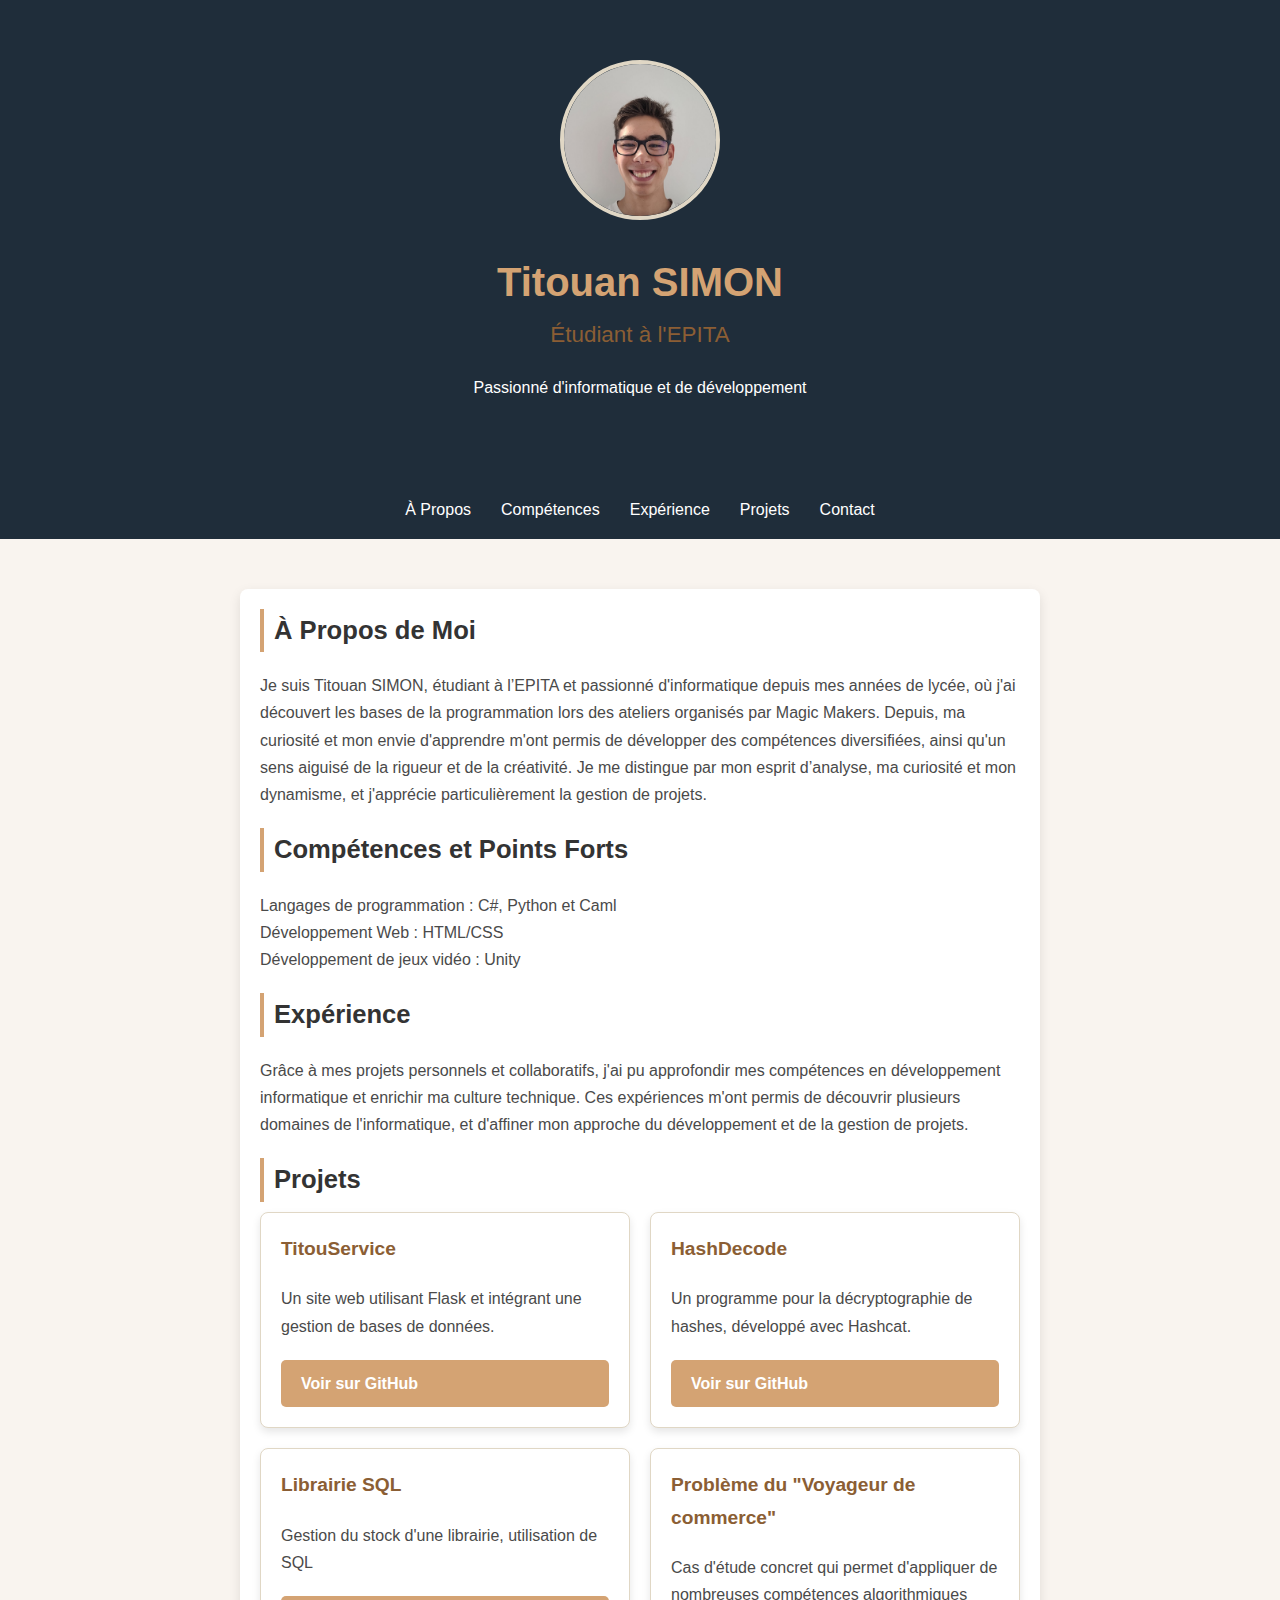
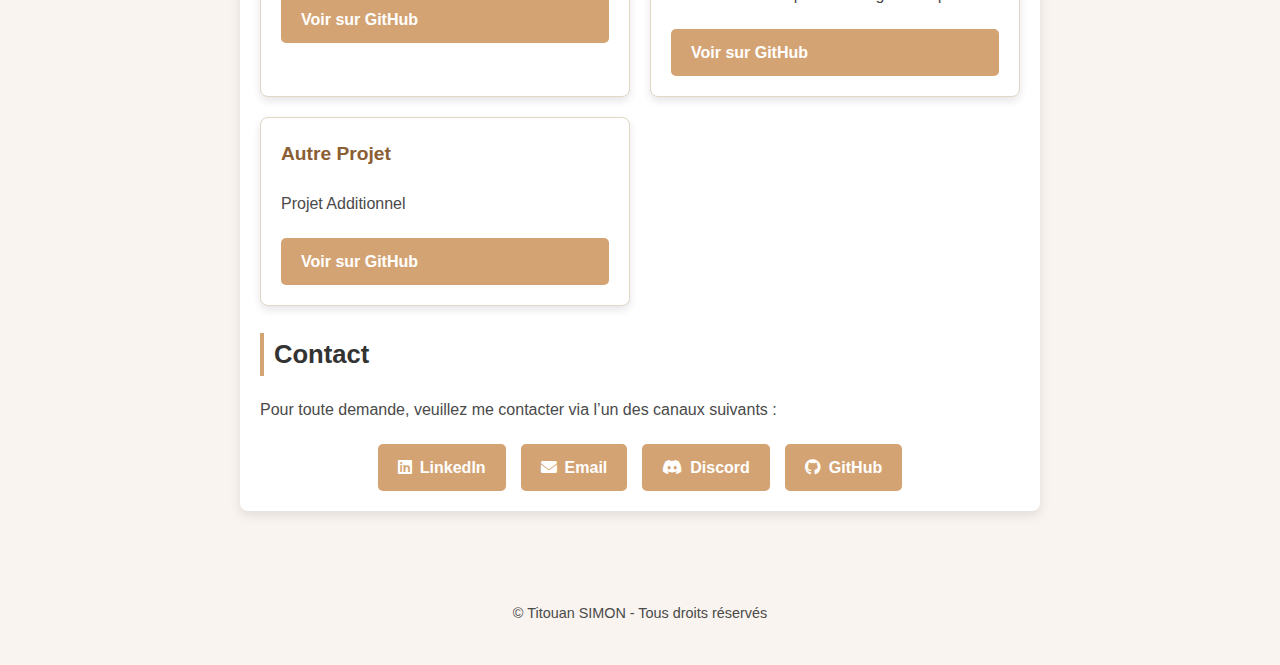
<file: index.html>
<!DOCTYPE html>
<html lang="fr">
<head>
    <meta charset="UTF-8">
    <meta name="viewport" content="width=device-width, initial-scale=1.0">
    <title>Profil de Titouan Simon</title>
    <link rel="stylesheet" href="..\static\css\style.css">
    <link rel="stylesheet" href="https://cdnjs.cloudflare.com/ajax/libs/font-awesome/6.0.0-beta3/css/all.min.css">

</head>
<body>

    <!-- En-tête -->
    <header>
        <div class="header-container">
            <!-- <img src="..\static\IMG\avatar.jpg" alt="Photo de Titouan" class="avatar"> -->
            <img src="..\static\IMG\avatar.jpg" alt="Photo de Titouan" class="avatar">
            <h1>Titouan SIMON</h1>
           <h2>Étudiant à l'EPITA</h2>
           <p>Passionné d'informatique et de développement</p>
        </div>
        <nav>
            <ul class="menu">
                <li><a href="#about">À Propos</a></li>
                <li><a href="#skills">Compétences</a></li>
                <li><a href="#experience">Expérience</a></li>
                <li><a href="#projects">Projets</a></li>
                <li><a href="#contact">Contact</a></li>
            </ul>
        </nav>
    </header>

    <main class="container">

        <!-- Section À Propos -->
        <section id="about" class="box">
            <h3>À Propos de Moi</h3>
            <p>Je suis Titouan SIMON, étudiant à l’EPITA et passionné d'informatique depuis mes années de lycée, où j'ai découvert les bases de la programmation lors des ateliers organisés par Magic Makers.
                Depuis, ma curiosité et mon envie d'apprendre m'ont permis de développer des compétences diversifiées, ainsi qu'un sens aiguisé de la rigueur et de la créativité.
                Je me distingue par mon esprit d’analyse, ma curiosité et mon dynamisme, et j'apprécie particulièrement la gestion de projets.</p>
        </section>

        <!-- Section Compétences -->
        <section id="skills" class="box">
            <h3>Compétences et Points Forts</h3>
            <p>
                Langages de programmation : C#, Python et Caml
                <br>Développement Web : HTML/CSS
                <br>Développement de jeux vidéo : Unity
            </p>
        </section>

        <!-- Section Expérience -->
        <section id="experience" class="box">
            <h3>Expérience</h3>
            <p>
                Grâce à mes projets personnels et collaboratifs, j'ai pu approfondir mes compétences en développement informatique et enrichir ma culture technique. Ces expériences m'ont permis de découvrir plusieurs domaines de l'informatique, et d'affiner mon approche du développement et de la gestion de projets.
            </p>
        </section>

        <!-- Section Projets -->
        <section id="projects" class="box">
            <h3>Projets</h3>
            <div class="projects-container">
                <div class="project-item">
                    <h4>TitouService</h4>
                    <p>Un site web utilisant Flask et intégrant une gestion de bases de données.</p>
                    <a href="https://github.com/titou4n/TService" target="_blank" class="button">Voir sur GitHub</a>
                </div>
                <div class="project-item">
                    <h4>HashDecode</h4>
                    <p>Un programme pour la décryptographie de hashes, développé avec Hashcat.</p>
                    <a href="https://github.com/ton-github/second-project" target="_blank" class="button">Voir sur GitHub</a>
                </div>
                <div class="project-item">
                    <h4>Librairie SQL</h4>
                    <p>Gestion du stock d'une librairie, utilisation de SQL</p>
                    <a href="https://github.com/titou4n/NSI_Projet_1_Librairie" target="_blank" class="button">Voir sur GitHub</a>
                </div>
                <div class="project-item">
                    <h4>Problème du "Voyageur de commerce"</h4>
                    <p>Cas d'étude concret qui permet d'appliquer de nombreuses compétences algorithmiques</p>
                    <a href="https://github.com/titou4n/NSI_Projet_2_Voyageur_de_Commerce" target="_blank" class="button">Voir sur GitHub</a>
                </div>
                <div class="project-item">
                    <h4>Autre Projet</h4>
                    <p>Projet Additionnel</p>
                    <a href="https://github.com/titou4n" target="_blank" class="button">Voir sur GitHub</a>
                </div>
            </div>
        </section>
        <br>
        <!-- Section Contact -->
        <section id="contact" class="box">
            <h3>Contact</h3>
            <p>Pour toute demande, veuillez me contacter via l’un des canaux suivants :</p>
            <div class="contact-options">
                <a href="https://www.linkedin.com/in/titouan-simon-14b6b2343" target="_blank" class="button">
                    <i class="fab fa-linkedin"></i> LinkedIn
                </a>
                <a href="mailto:titouan.simon.pro@gmail.com" class="button">
                    <i class="fas fa-envelope"></i> Email
                </a>
                <a href="https://discordapp.com/users/556179903146491908" target="_blank" class="button">
                    <i class="fab fa-discord"></i> Discord
                </a>
                <a href="https://github.com/titou4n/" target="_blank" class="button">
                    <i class="fab fa-github"></i> GitHub
                </a>
            </div>
        </section>

    </main>
    <footer>
        <p>&copy; Titouan SIMON - Tous droits réservés</p>
    </footer>
</body>
</html>
</file>
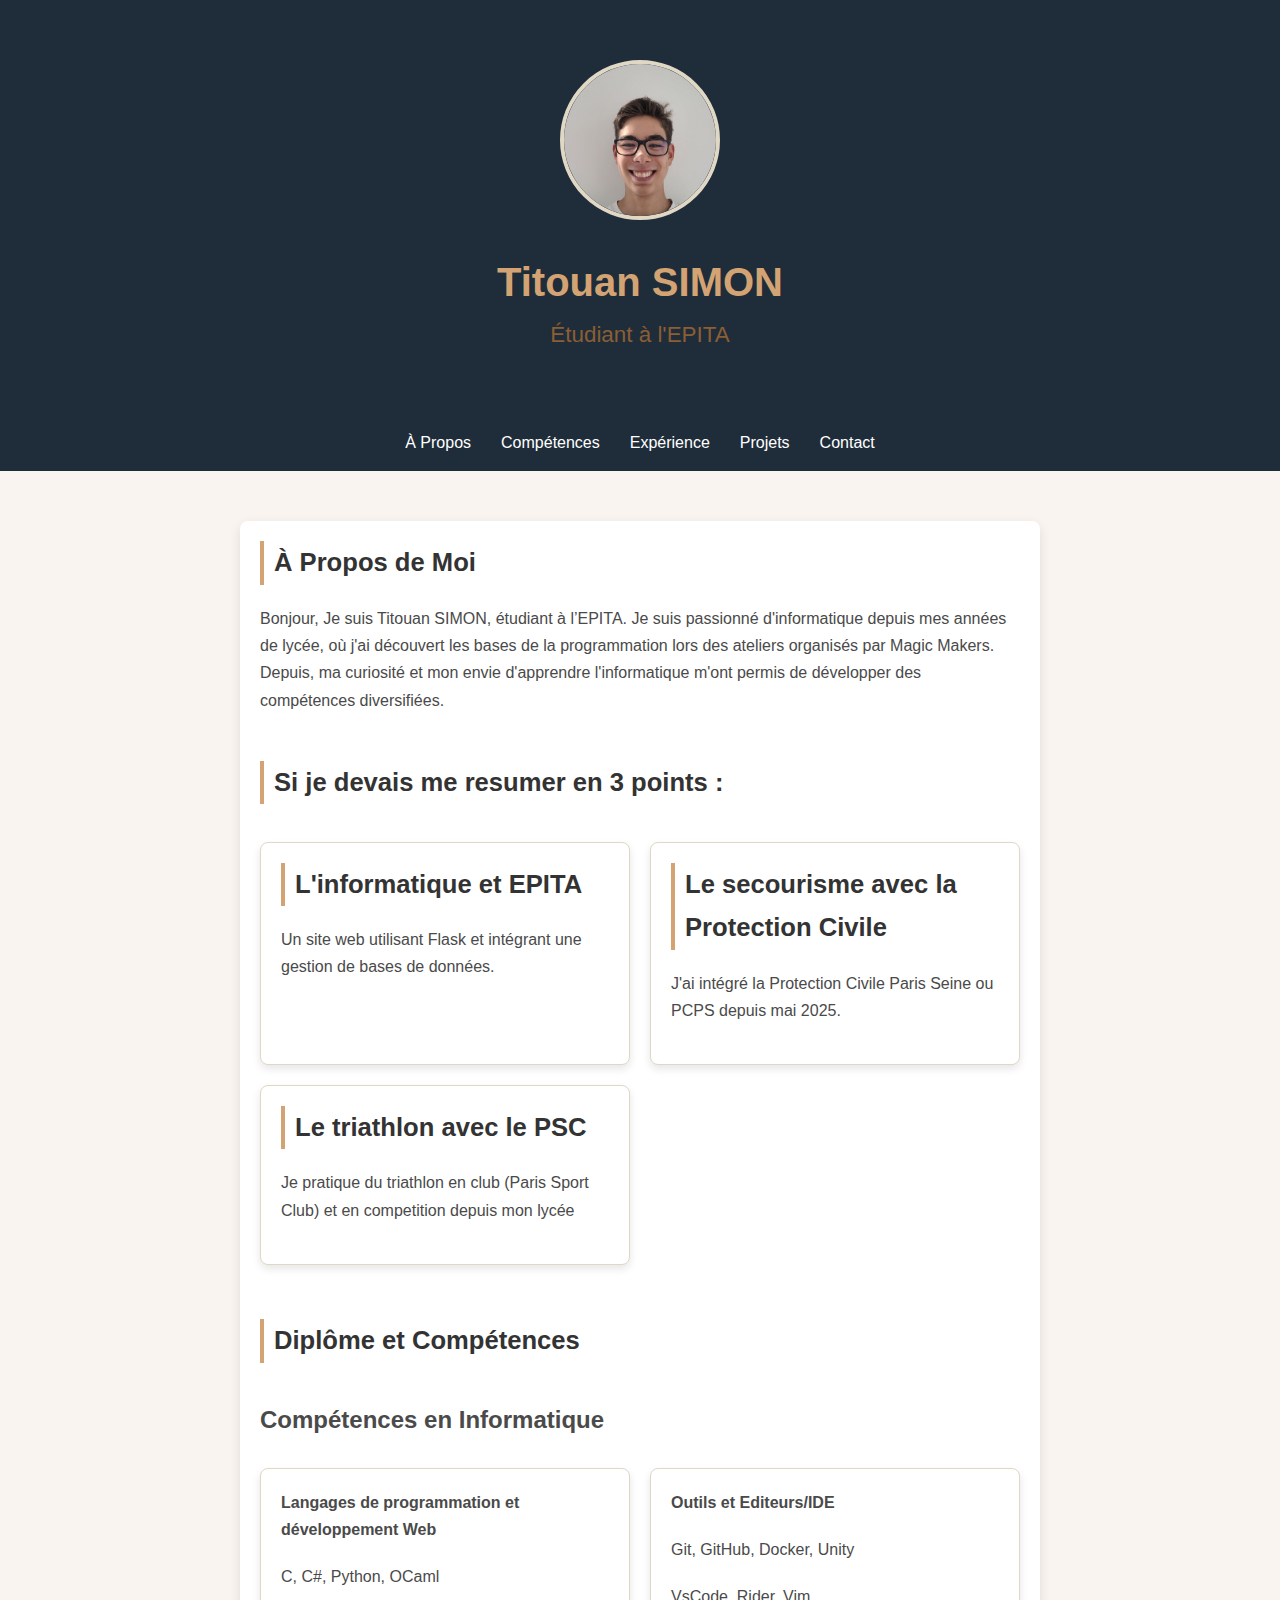
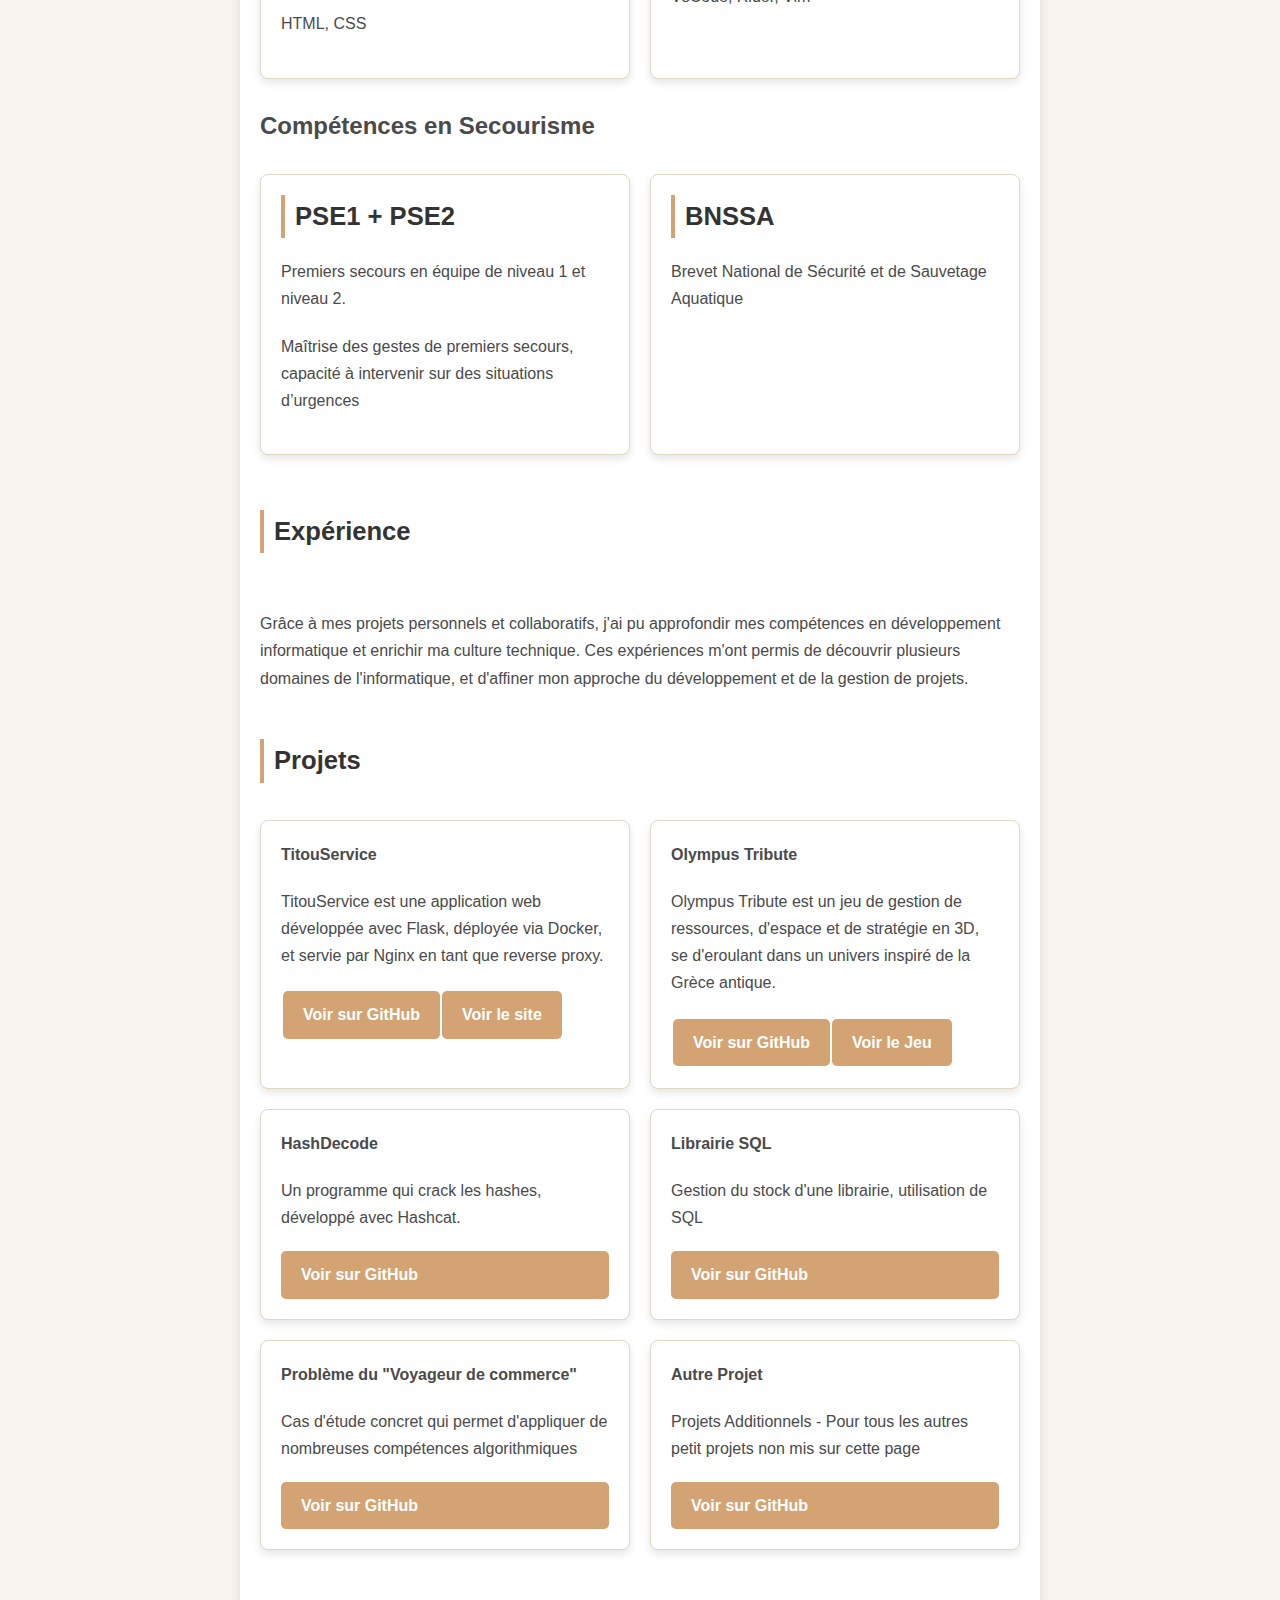
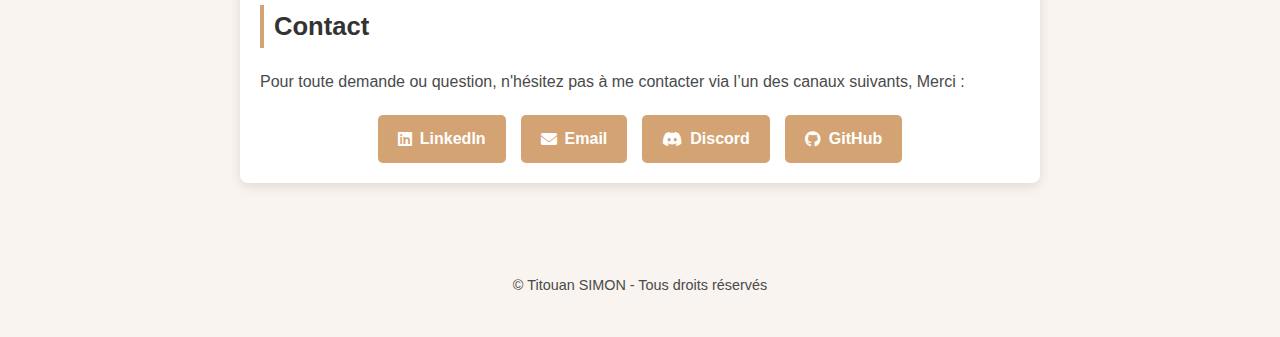
<file: index_v1.html>
<!DOCTYPE html>
<html lang="fr">
<head>
    <meta charset="UTF-8">
    <meta name="viewport" content="width=device-width, initial-scale=1.0">
    <title>Profil de Titouan Simon</title>
    <link rel="stylesheet" href="..\static\css\style_v1.css">
    <link rel="stylesheet" href="https://cdnjs.cloudflare.com/ajax/libs/font-awesome/6.0.0-beta3/css/all.min.css">

</head>
<body>

    <!-- En-tête -->
    <header>

        <div class="header-container">
            <img src="..\static\IMG\avatar.jpg" alt="Photo de Titouan" class="avatar">
            <h1>Titouan SIMON</h1>
           <h2>Étudiant à l'EPITA</h2>
        </div>

        <nav>
            <ul class="menu">
                <li><a href="#about">À Propos</a></li>
                <li><a href="#skills">Compétences</a></li>
                <li><a href="#experience">Expérience</a></li>
                <li><a href="#projects">Projets</a></li>
                <li><a href="#contact">Contact</a></li>
            </ul>
        </nav>

    </header>

    <main class="container">

        <!-- Section À Propos -->
        <section id="about" class="box">
            <h3>À Propos de Moi</h3>
            <p>Bonjour, Je suis Titouan SIMON, étudiant à l’EPITA. Je suis passionné d'informatique depuis mes années de lycée, où j'ai découvert les bases de la programmation lors des ateliers organisés par Magic Makers.
                Depuis, ma curiosité et mon envie d'apprendre l'informatique m'ont permis de développer des compétences diversifiées.
            </p>

            <br>
            <h3>Si je devais me resumer en 3 points :</h3>
            <br>
            <div class="about-container">

                <div class="about-item">
                    <h3>L'informatique et EPITA</h3>
                    <p>Un site web utilisant Flask et intégrant une gestion de bases de données.</p>
                </div>

                <div class="about-item">
                    <h3>Le secourisme avec la Protection Civile</h3>
                    <p>J'ai intégré la Protection Civile Paris Seine ou PCPS depuis mai 2025.</p>
                </div>

                <div class="about-item">
                    <h3>Le triathlon avec le PSC</h3>
                    <p>Je pratique du triathlon en club (Paris Sport Club) et en competition depuis mon lycée</p>
                </div>
            </div>        
        </section>

        <!-- Section Compétences -->
        <section id="skills" class="box">
            <br>
            <br>
            <h3>Diplôme et Compétences</h3>
            <br>
            <h2>Compétences en Informatique</h2>
            <br>
            <div class="skill-container">

                <div class="skill-item">
                    <h4>Langages de programmation et développement Web</h4>
                    <p>C, C#, Python, OCaml</p>
                    <p>HTML, CSS</p>
                </div>

                <div class="skill-item">
                    <h4>Outils et Editeurs/IDE</h4>
                    <p>Git, GitHub, Docker, Unity</p>
                    <p>VsCode, Rider, Vim</p>
                </div>
            </div>

            <br>
            <h2>Compétences en Secourisme</h2>
            <br>

            <div class="skill-container">
                <div class="skill-item">
                    <h3>PSE1 + PSE2</h3>
                    <p>Premiers secours en équipe de niveau 1 et niveau 2.</p>
                    <p>Maîtrise des gestes de premiers secours, capacité à intervenir sur des situations d’urgences</p>
                </div>

                <div class="skill-item">
                    <h3>BNSSA</h3>
                    <p>Brevet National de Sécurité et de Sauvetage Aquatique</p>
                </div>
            </div>
        </section>

        <br>
        <!-- Section Expérience -->
        <section id="experience" class="box">

            <div class="experience-item">
                <br>
                <h3>Expérience</h3>
                <br>
                <p>
                    Grâce à mes projets personnels et collaboratifs, j'ai pu approfondir mes compétences en développement informatique et enrichir ma culture technique. Ces expériences m'ont permis de découvrir plusieurs domaines de l'informatique, et d'affiner mon approche du développement et de la gestion de projets.
                </p>
            </div>
            
        </section>

        <!-- Section Projets -->
        <section id="projects" class="box">
            <br>
            <h3>Projets</h3>
            <br>
            <div class="projects-container">

                <div class="project-item">
                    <h4>TitouService</h4>
                    <p>TitouService est une application web développée avec Flask, déployée via Docker, et servie par Nginx en tant que reverse proxy. </p>
                    <table>
                        <tr>
                            <td><a href="https://github.com/titou4n/titouservice" class="button">Voir sur GitHub</a></td>
                            <td><a href="https://titouservice.ltjs.net" class="button">Voir le site</a></td>
                        </tr>
                    </table>
                </div>

                <div class="project-item">
                    <h4>Olympus Tribute</h4>
                    <p>Olympus Tribute est un jeu de gestion de ressources, d'espace et de stratégie en 3D, se d'eroulant dans un univers inspiré de la Grèce antique.</p>
                    <table>
                        <tr>
                            <td><a href="https://github.com/Olympus-Tribute/OlympusTributeUnity" class="button">Voir sur GitHub</a></td>
                            <td><a href="https://olympus-tribute.github.io/" class="button">Voir le Jeu</a></td>
                        </tr>
                    </table>
                </div>

                <div class="project-item">
                    <h4>HashDecode</h4>
                    <p>Un programme qui crack les hashes, développé avec Hashcat.</p>
                    <a href="https://github.com/titou4n/CrackHash" class="button">Voir sur GitHub</a>
                </div>

                <div class="project-item">
                    <h4>Librairie SQL</h4>
                    <p>Gestion du stock d'une librairie, utilisation de SQL</p>
                    <a href="https://github.com/titou4n/NSI_Projet_1_Librairie" class="button">Voir sur GitHub</a>
                </div>

                <div class="project-item">
                    <h4>Problème du "Voyageur de commerce"</h4>
                    <p>Cas d'étude concret qui permet d'appliquer de nombreuses compétences algorithmiques</p>
                    <a href="https://github.com/titou4n/NSI_Projet_2_Voyageur_de_Commerce" class="button">Voir sur GitHub</a>
                </div>

                <div class="project-item">
                    <h4>Autre Projet</h4>
                    <p>Projets Additionnels - Pour tous les autres petit projets non mis sur cette page</p>
                    <a href="https://github.com/titou4n" class="button">Voir sur GitHub</a>
                </div>

            </div>
        </section>

        <br>
        <br>

        <!-- Section Contact -->
        <section id="contact" class="box">
            <h3>Contact</h3>
            <p>Pour toute demande ou question, n'hésitez pas à me contacter via l’un des canaux suivants, Merci :</p>
            <div class="contact-options">
                <a href="https://www.linkedin.com/in/titouan-simon-14b6b2343" target="_blank" class="button">
                    <i class="fab fa-linkedin"></i> LinkedIn
                </a>
                <a href="mailto:titouan.simon.pro@gmail.com" class="button">
                    <i class="fas fa-envelope"></i> Email
                </a>
                <a href="https://discordapp.com/users/556179903146491908" target="_blank" class="button">
                    <i class="fab fa-discord"></i> Discord
                </a>
                <a href="https://github.com/titou4n/" target="_blank" class="button">
                    <i class="fab fa-github"></i> GitHub
                </a>
            </div>
        </section>

    </main>

    <footer>
        <p>&copy; Titouan SIMON - Tous droits réservés</p>
    </footer>

</body>
</html>
</file>
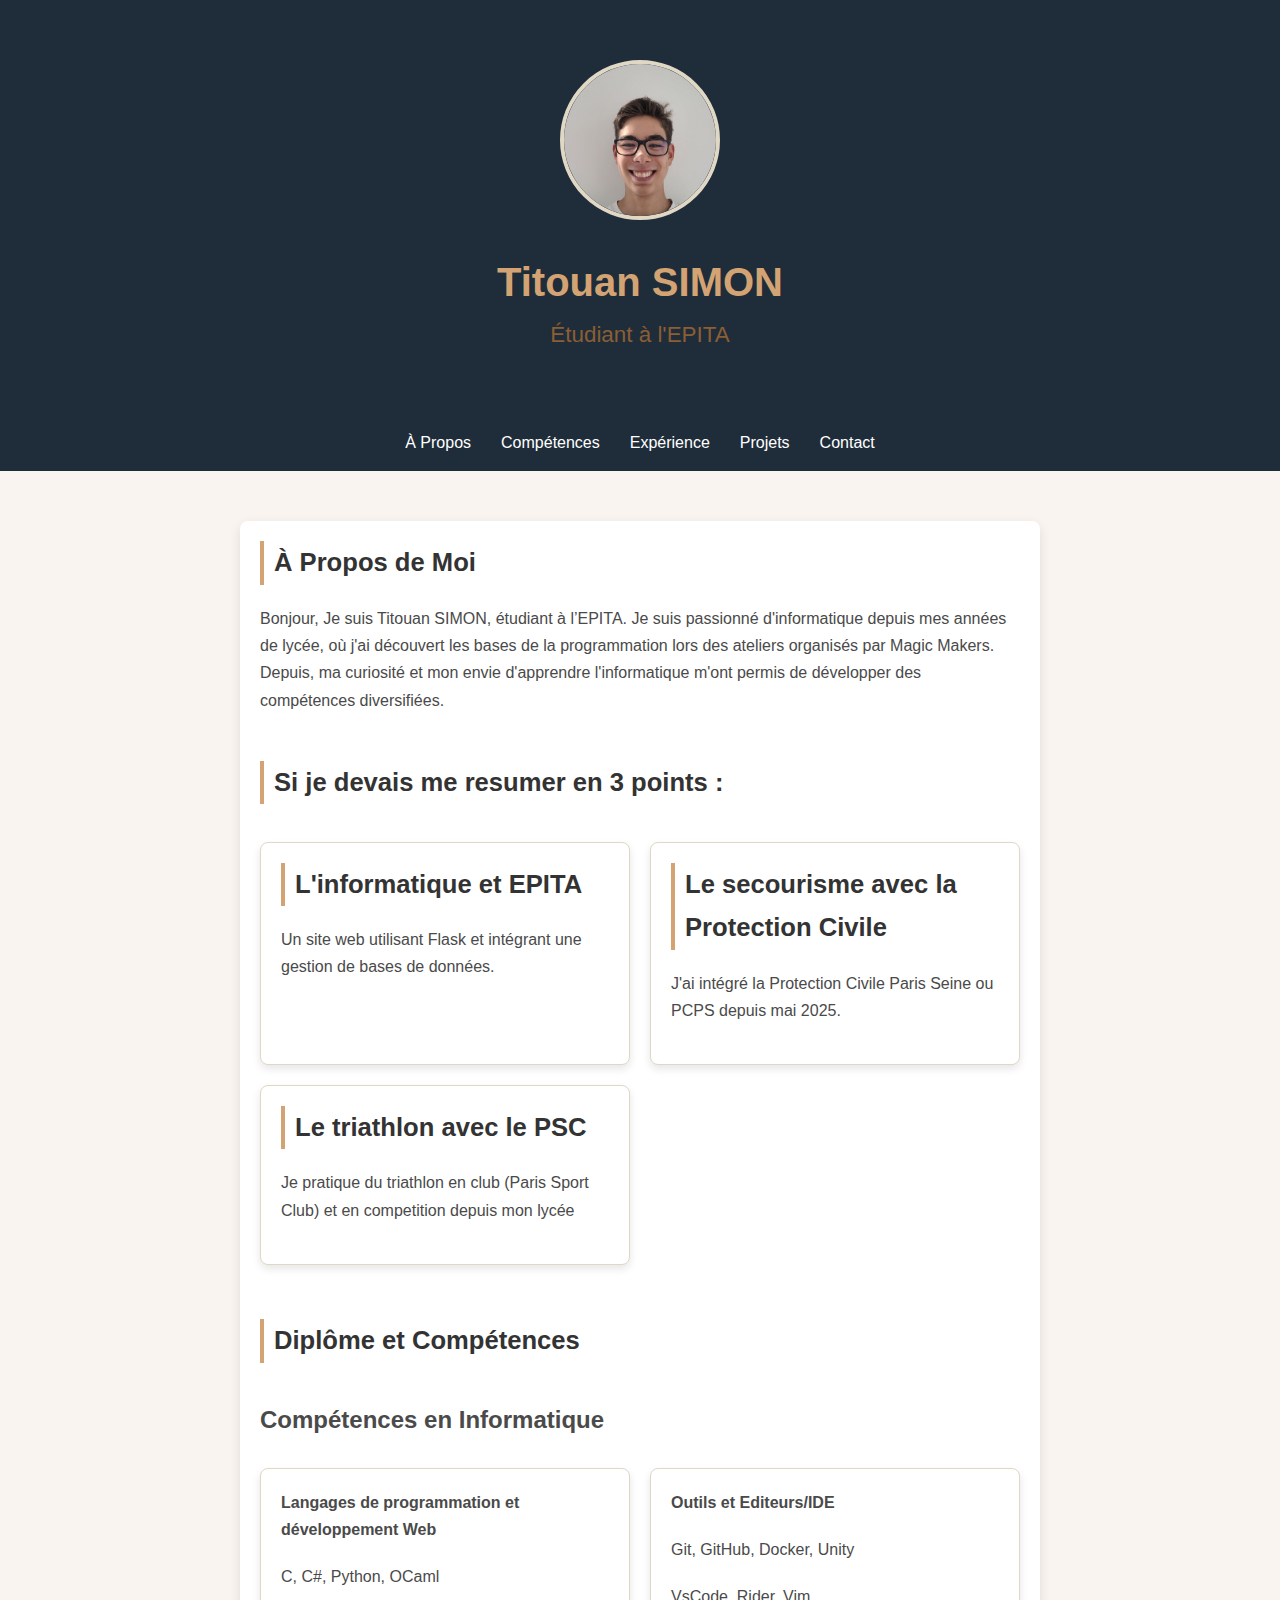
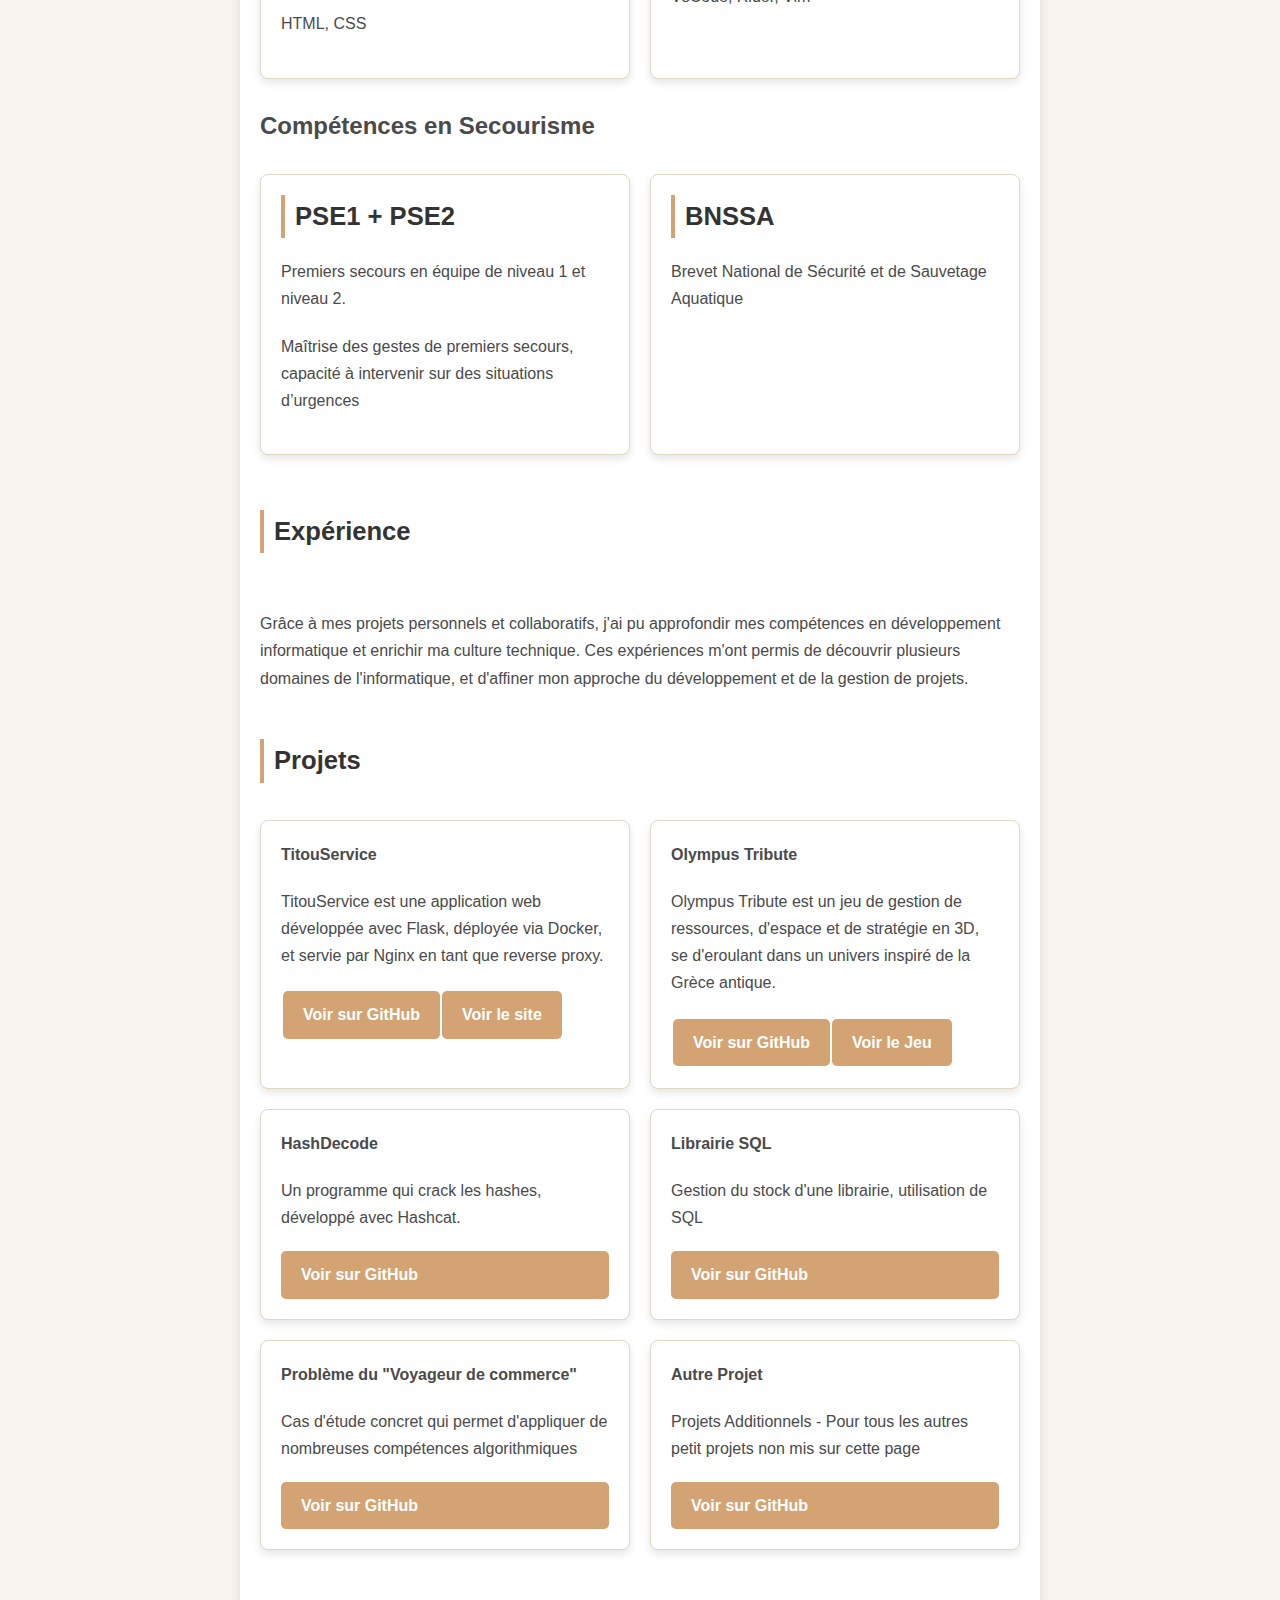
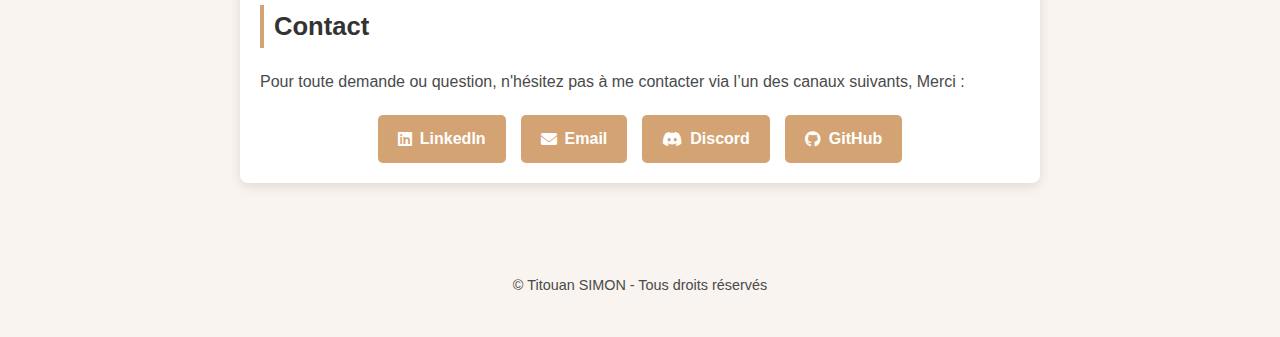
<file: old/index_v1.html>
<!DOCTYPE html>
<html lang="fr">
<head>
    <meta charset="UTF-8">
    <meta name="viewport" content="width=device-width, initial-scale=1.0">
    <title>Profil de Titouan Simon</title>
    <link rel="stylesheet" href="..\static\css\style_v1.css">
    <link rel="stylesheet" href="https://cdnjs.cloudflare.com/ajax/libs/font-awesome/6.0.0-beta3/css/all.min.css">

</head>
<body>

    <!-- En-tête -->
    <header>

        <div class="header-container">
            <img src="..\static\IMG\avatar.jpg" alt="Photo de Titouan" class="avatar">
            <h1>Titouan SIMON</h1>
           <h2>Étudiant à l'EPITA</h2>
        </div>

        <nav>
            <ul class="menu">
                <li><a href="#about">À Propos</a></li>
                <li><a href="#skills">Compétences</a></li>
                <li><a href="#experience">Expérience</a></li>
                <li><a href="#projects">Projets</a></li>
                <li><a href="#contact">Contact</a></li>
            </ul>
        </nav>

    </header>

    <main class="container">

        <!-- Section À Propos -->
        <section id="about" class="box">
            <h3>À Propos de Moi</h3>
            <p>Bonjour, Je suis Titouan SIMON, étudiant à l’EPITA. Je suis passionné d'informatique depuis mes années de lycée, où j'ai découvert les bases de la programmation lors des ateliers organisés par Magic Makers.
                Depuis, ma curiosité et mon envie d'apprendre l'informatique m'ont permis de développer des compétences diversifiées.
            </p>

            <br>
            <h3>Si je devais me resumer en 3 points :</h3>
            <br>
            <div class="about-container">

                <div class="about-item">
                    <h3>L'informatique et EPITA</h3>
                    <p>Un site web utilisant Flask et intégrant une gestion de bases de données.</p>
                </div>

                <div class="about-item">
                    <h3>Le secourisme avec la Protection Civile</h3>
                    <p>J'ai intégré la Protection Civile Paris Seine ou PCPS depuis mai 2025.</p>
                </div>

                <div class="about-item">
                    <h3>Le triathlon avec le PSC</h3>
                    <p>Je pratique du triathlon en club (Paris Sport Club) et en competition depuis mon lycée</p>
                </div>
            </div>        
        </section>

        <!-- Section Compétences -->
        <section id="skills" class="box">
            <br>
            <br>
            <h3>Diplôme et Compétences</h3>
            <br>
            <h2>Compétences en Informatique</h2>
            <br>
            <div class="skill-container">

                <div class="skill-item">
                    <h4>Langages de programmation et développement Web</h4>
                    <p>C, C#, Python, OCaml</p>
                    <p>HTML, CSS</p>
                </div>

                <div class="skill-item">
                    <h4>Outils et Editeurs/IDE</h4>
                    <p>Git, GitHub, Docker, Unity</p>
                    <p>VsCode, Rider, Vim</p>
                </div>
            </div>

            <br>
            <h2>Compétences en Secourisme</h2>
            <br>

            <div class="skill-container">
                <div class="skill-item">
                    <h3>PSE1 + PSE2</h3>
                    <p>Premiers secours en équipe de niveau 1 et niveau 2.</p>
                    <p>Maîtrise des gestes de premiers secours, capacité à intervenir sur des situations d’urgences</p>
                </div>

                <div class="skill-item">
                    <h3>BNSSA</h3>
                    <p>Brevet National de Sécurité et de Sauvetage Aquatique</p>
                </div>
            </div>
        </section>

        <br>
        <!-- Section Expérience -->
        <section id="experience" class="box">

            <div class="experience-item">
                <br>
                <h3>Expérience</h3>
                <br>
                <p>
                    Grâce à mes projets personnels et collaboratifs, j'ai pu approfondir mes compétences en développement informatique et enrichir ma culture technique. Ces expériences m'ont permis de découvrir plusieurs domaines de l'informatique, et d'affiner mon approche du développement et de la gestion de projets.
                </p>
            </div>
            
        </section>

        <!-- Section Projets -->
        <section id="projects" class="box">
            <br>
            <h3>Projets</h3>
            <br>
            <div class="projects-container">

                <div class="project-item">
                    <h4>TitouService</h4>
                    <p>TitouService est une application web développée avec Flask, déployée via Docker, et servie par Nginx en tant que reverse proxy. </p>
                    <table>
                        <tr>
                            <td><a href="https://github.com/titou4n/titouservice" class="button">Voir sur GitHub</a></td>
                            <td><a href="https://titouservice.ltjs.net" class="button">Voir le site</a></td>
                        </tr>
                    </table>
                </div>

                <div class="project-item">
                    <h4>Olympus Tribute</h4>
                    <p>Olympus Tribute est un jeu de gestion de ressources, d'espace et de stratégie en 3D, se d'eroulant dans un univers inspiré de la Grèce antique.</p>
                    <table>
                        <tr>
                            <td><a href="https://github.com/Olympus-Tribute/OlympusTributeUnity" class="button">Voir sur GitHub</a></td>
                            <td><a href="https://olympus-tribute.github.io/" class="button">Voir le Jeu</a></td>
                        </tr>
                    </table>
                </div>

                <div class="project-item">
                    <h4>HashDecode</h4>
                    <p>Un programme qui crack les hashes, développé avec Hashcat.</p>
                    <a href="https://github.com/titou4n/HashDecode.git" class="button">Voir sur GitHub</a>
                </div>

                <div class="project-item">
                    <h4>Librairie SQL</h4>
                    <p>Gestion du stock d'une librairie, utilisation de SQL</p>
                    <a href="https://github.com/titou4n/NSI_Projet_1_Librairie" class="button">Voir sur GitHub</a>
                </div>

                <div class="project-item">
                    <h4>Problème du "Voyageur de commerce"</h4>
                    <p>Cas d'étude concret qui permet d'appliquer de nombreuses compétences algorithmiques</p>
                    <a href="https://github.com/titou4n/NSI_Projet_2_Voyageur_de_Commerce" class="button">Voir sur GitHub</a>
                </div>

                <div class="project-item">
                    <h4>Autre Projet</h4>
                    <p>Projets Additionnels - Pour tous les autres petit projets non mis sur cette page</p>
                    <a href="https://github.com/titou4n" class="button">Voir sur GitHub</a>
                </div>

            </div>
        </section>

        <br>
        <br>

        <!-- Section Contact -->
        <section id="contact" class="box">
            <h3>Contact</h3>
            <p>Pour toute demande ou question, n'hésitez pas à me contacter via l’un des canaux suivants, Merci :</p>
            <div class="contact-options">
                <a href="https://www.linkedin.com/in/titouan-simon-14b6b2343" target="_blank" class="button">
                    <i class="fab fa-linkedin"></i> LinkedIn
                </a>
                <a href="mailto:titouan.simon.pro@gmail.com" class="button">
                    <i class="fas fa-envelope"></i> Email
                </a>
                <a href="https://discordapp.com/users/556179903146491908" target="_blank" class="button">
                    <i class="fab fa-discord"></i> Discord
                </a>
                <a href="https://github.com/titou4n/" target="_blank" class="button">
                    <i class="fab fa-github"></i> GitHub
                </a>
            </div>
        </section>

    </main>

    <footer>
        <p>&copy; Titouan SIMON - Tous droits réservés</p>
    </footer>

</body>
</html>
</file>
